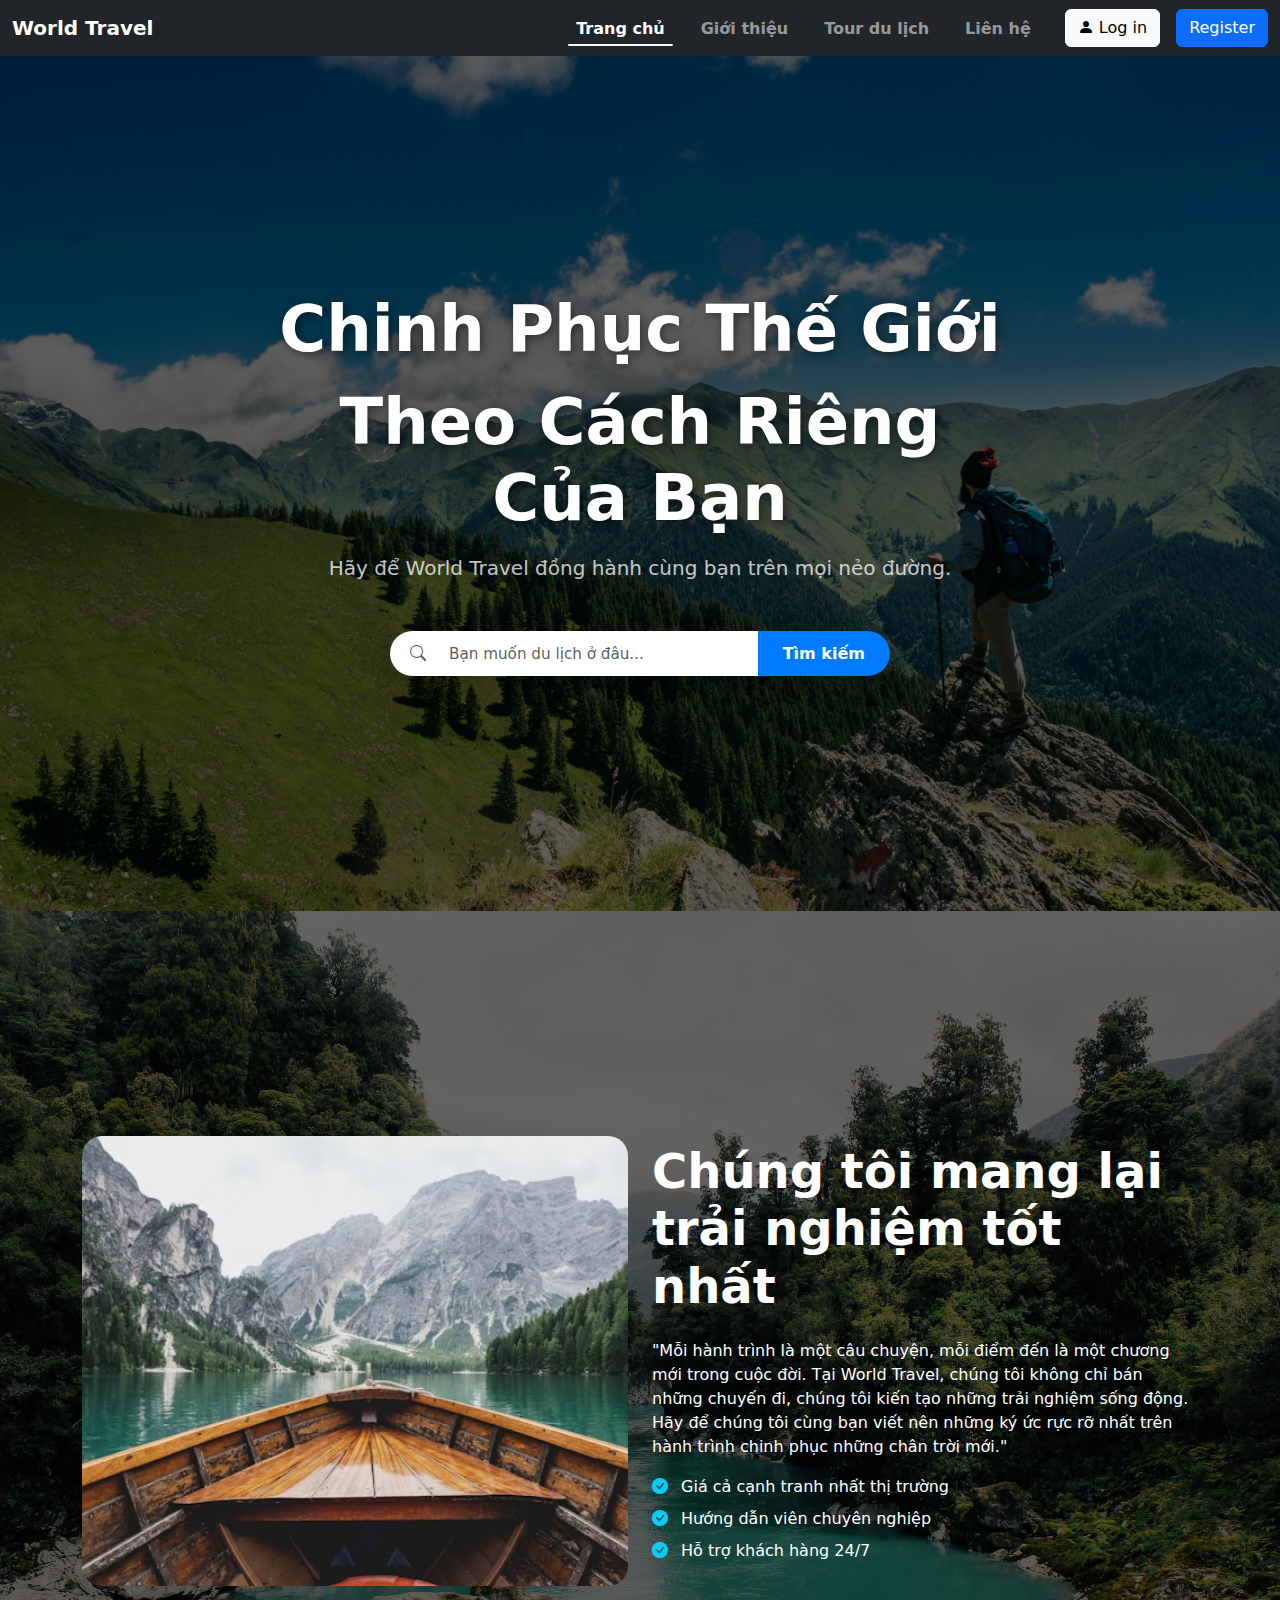
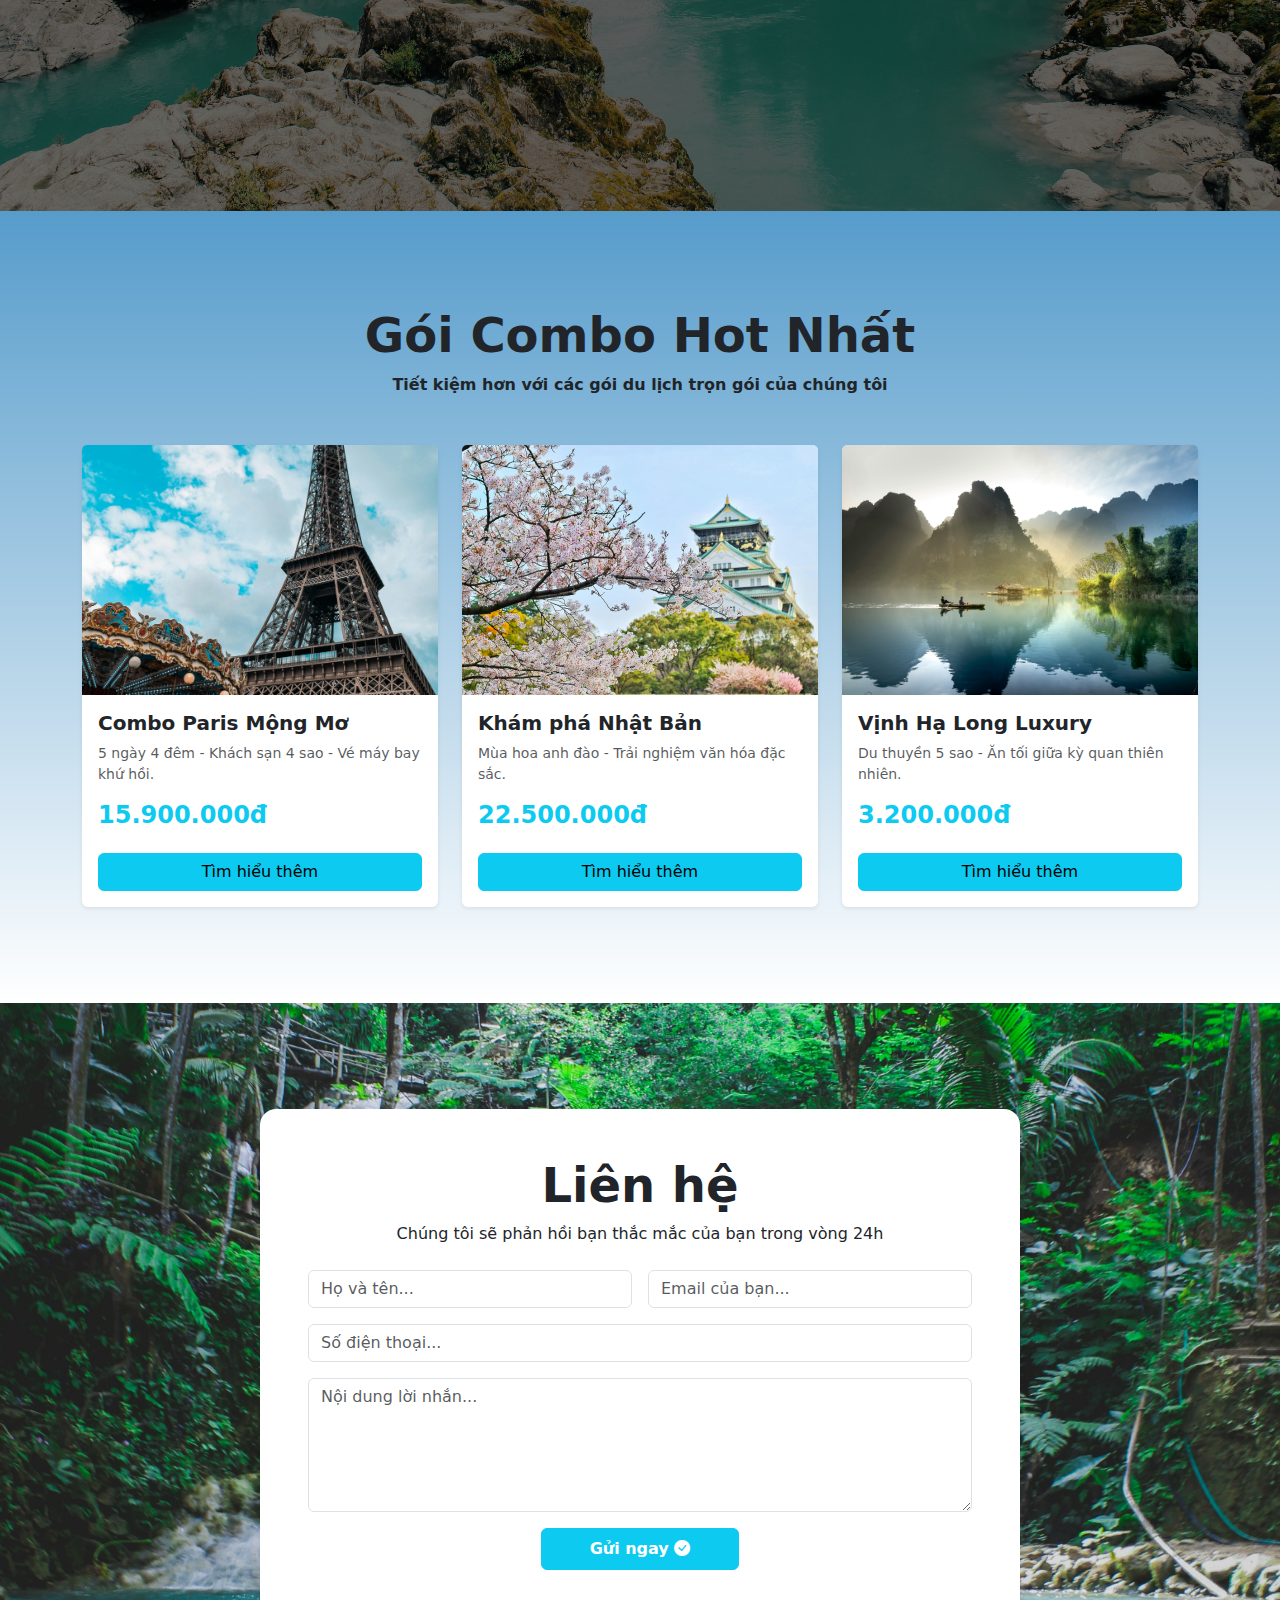
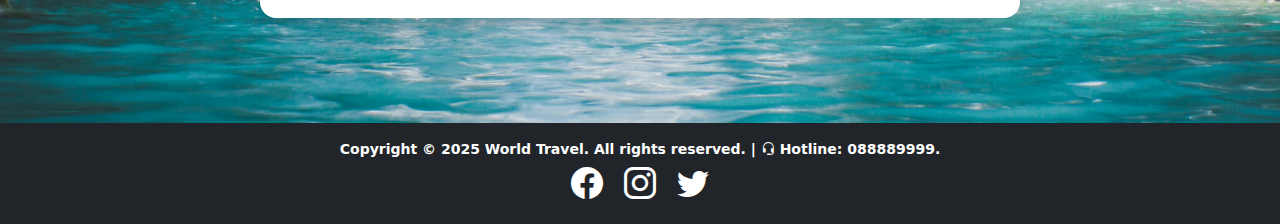
<file: index.html>
<!DOCTYPE html>
<html lang="en">

<head>
  <meta charset="UTF-8" />
  <meta name="viewport" content="width=device-width, initial-scale=1.0" />
  <title>Tour du lịch World-Travel</title>
  <link href="https://cdn.jsdelivr.net/npm/bootstrap@5.3.0/dist/css/bootstrap.min.css" rel="stylesheet" />
  <link rel="stylesheet" href="https://cdn.jsdelivr.net/npm/bootstrap-icons@1.11.1/font/bootstrap-icons.css" />
  <link rel="stylesheet" href="style.css" />
</head>

<body>
  
  <!-- Navbar -->
  <nav class="navbar navbar-expand-lg navbar-dark bg-dark sticky-top">
    <div class="container-fluid">
      <a class="navbar-brand fw-bold ms-auto" href="#">World Travel</a>

      <button class="navbar-toggler" type="button" data-bs-toggle="collapse" data-bs-target="#navbarCustom">
        <span class="navbar-toggler-icon"></span>
      </button>
      <div class="collapse navbar-collapse" id="navbarCustom">
        <ul class="navbar-nav ms-auto mb-2 mb-lg-0">
          <li class="nav-item">
            <a class="nav-link active fw-bold" href="#" onclick="clickNav(this, true)">Trang chủ</a>
          </li>
          <li class="nav-item">
            <a class="nav-link fw-bold" href="#gioi-thieu" onclick="clickNav(this)">Giới thiệu</a>
          </li>
          <li class="nav-item">
            <a class="nav-link fw-bold" href="#combo-tour" onclick="clickNav(this)">Tour du lịch</a>
          </li>
          <li class="nav-item">
            <a class="nav-link fw-bold" href="#lien-he" onclick="clickNav(this)">Liên hệ</a>
          </li>
          <li class="nav-item">
            <button class="btn btn-light ms-lg-3" data-bs-toggle="modal" data-bs-target="#loginModal" id="navLoginBtn">
              <i class="bi bi-person-fill"></i> Log in
            </button>
          </li>
          <li class="nav-item">
            <button class="btn btn-primary ms-lg-3" data-bs-toggle="modal" data-bs-target="#Register" id="navRegisterBtn">
              Register
            </button>
          </li>
        </ul>
      </div>
    </div>
  </nav>
  <!-- Đăng nhập -->
  <div class="modal fade" id="loginModal" tabindex="-1">
    <div class="modal-dialog modal-dialog-centered">
      <div class="modal-content">
        <div class="modal-header">
          <h5 class="modal-title fw-bold">Đăng Nhập</h5>
          <button type="button" class="btn-close" data-bs-dismiss="modal"></button>
        </div>
        <div class="modal-body">
          <form id="loginForm">
            <div class="mb-3">
              <label class="form-label">Tài khoản</label>
              <input type="text" class="form-control" id="userTitle" placeholder="Nhập tên đăng nhập...">
            </div>
            <div class="mb-3">
              <label class="form-label">Mật khẩu</label>
              <input type="password" class="form-control" placeholder="******">
            </div>
            <div class="mb-3 d-flex justify-content-between">
            <a href="#" onclick="alert('Vui lòng gửi thông tin qua Worldtravel@gmail.com hoặc gọi hotline để được hỗ trợ')">Quên mật khẩu</a>
            <a href="#Register" data-bs-toggle="modal" data-bs-dismiss="modal">Đăng ký ngay</a>
            </div>
            <button type="button" class="btn btn-info w-100 text-white fw-bold" onclick="giaLapDangNhap()">ĐĂNG
              NHẬP</button>
          </form>
        </div>
      </div>
    </div>
  </div>

  <!-- Đăng ký -->
  <div class="modal fade" id="Register" tabindex="-1">
    <div class="modal-dialog modal-dialog-centered">
      <div class="modal-content">
        <div class="modal-header">
          <h5 class="modal-title fw-bold">Đăng Ký</h5>
          <button type="button" class="btn-close" data-bs-dismiss="modal"></button>
        </div>
        <div class="modal-body">
          <form id="RegisterForm">
            <div class="mb-3">
              <label class="form-label">Tài khoản</label>
              <input type="text" class="form-control" id="registerTitle" placeholder="Nhập tên đăng nhập...">
            </div>
            <div class="mb-3">
              <label class="form-label">Gmail</label>
              <input type="email" class="form-control" placeholder="*****@gmail">
            </div>
            <div class="mb-3">
              <label class="form-label">Mật khẩu</label>
              <input type="password" class="form-control" placeholder="******">
            </div>
            <div class="mb-3">
              <label class="form-label">Nhập lại Mật khẩu</label>
              <input type="password" class="form-control" placeholder="******">
            </div>

            <button type="button" class="btn btn-info w-100 text-white fw-bold" onclick="giaLapDangKy()">ĐĂNG
              KÝ</button>
          </form>
        </div>
      </div>
    </div>
  </div>






  <!-- Hero -->
  <section class="hero-section" id="trang-chu">
    <div class="container">
      <div class="row justify-content-center">
        <div class="col-lg-8">
          <h1 class="display-3 fw-bold mb-3">Chinh Phục Thế Giới</h1>
          <h1 class="display-3 fw-bold mb-3">Theo Cách Riêng Của Bạn</h1>

          <p class="lead mb-5 opacity-75">
            Hãy để World Travel đồng hành cùng bạn trên mọi nẻo đường.
          </p>

          <div class="search-container">
            <div class="search-box">
              <div class="input-group">
                <span class="input-group-text bg-white border-end-0">
                  <i class="bi bi-search text-muted"></i>
                </span>
                <input type="text" id="searchInput" class="form-control" placeholder="Bạn muốn du lịch ở đâu..." />
                <button class="btn btn-search" type="button" onclick="searchTour()">
                  Tìm kiếm
                </button>
              </div>
            </div>
          </div>
        </div>
      </div>
    </div>
  </section>

  <!-- Giới thiệu -->
  <section id="gioi-thieu" class="py-5 gioi-thieu">
    <div class="container py-5">
      <div class="row align-items-center">
        <div class="col-lg-6">
          <div class="gioi-thieu-anh"></div>
        </div>
        <div class="col-lg-6 mt-4 mt-lg-0 text-start">
          <h2 class="display-5 fw-bold mb-4">
            Chúng tôi mang lại trải nghiệm tốt nhất
          </h2>
          <p>
            "Mỗi hành trình là một câu chuyện, mỗi điểm đến là một chương mới
            trong cuộc đời. Tại World Travel, chúng tôi không chỉ bán những
            chuyến đi, chúng tôi kiến tạo những trải nghiệm sống động. Hãy để
            chúng tôi cùng bạn viết nên những ký ức rực rỡ nhất trên hành
            trình chinh phục những chân trời mới."
          </p>
          <ul class="list-unstyled">
            <li class="mb-2">
              <i class="bi bi-check-circle-fill text-info me-2"></i> Giá cả
              cạnh tranh nhất thị trường
            </li>
            <li class="mb-2">
              <i class="bi bi-check-circle-fill text-info me-2"></i> Hướng dẫn
              viên chuyên nghiệp
            </li>
            <li class="mb-2">
              <i class="bi bi-check-circle-fill text-info me-2"></i> Hỗ trợ
              khách hàng 24/7
            </li>
          </ul>
        </div>
      </div>
    </div>
  </section>

  <!-- Combo-Tour -->
  <section id="combo-tour" class="py-5">
    <div class="container py-5">
      <div class="text-center mb-5">
        <h2 class="fw-bold display-5">Gói Combo Hot Nhất</h2>
        <p class="fw-bold">
          Tiết kiệm hơn với các gói du lịch trọn gói của chúng tôi
        </p>
      </div>
      <div class="row g-4">
        <div class="col-md-4">
          <div class="card h-100 border-0 shadow-sm tour-card">
            <img src="pictures/france.jpg" class="card-img-top" alt="Paris" />
            <div class="card-body">
              <h5 class="card-title fw-bold">Combo Paris Mộng Mơ</h5>
              <p class="card-text text-muted small">
                5 ngày 4 đêm - Khách sạn 4 sao - Vé máy bay khứ hồi.
              </p>
              <h4 class="text-info fw-bold">15.900.000đ</h4>
              <a href="tour.html?id=france" class="btn btn-info w-100 mt-3">Tìm hiểu thêm</a>
            </div>
          </div>
        </div>
        <div class="col-md-4">
          <div class="card h-100 border-0 shadow-sm tour-card">
            <img src="pictures/japan.jpg" class="card-img-top" alt="Japan" />
            <div class="card-body">
              <h5 class="card-title fw-bold">Khám phá Nhật Bản</h5>
              <p class="card-text text-muted small">
                Mùa hoa anh đào - Trải nghiệm văn hóa đặc sắc.
              </p>
              <h4 class="text-info fw-bold">22.500.000đ</h4>
              <a href="tour.html?id=japan" class="btn btn-info w-100 mt-3">Tìm hiểu thêm</a>
            </div>
          </div>
        </div>
        <div class="col-md-4">
          <div class="card h-100 border-0 shadow-sm tour-card">
            <img src="pictures/vinhhalong.jpg" class="card-img-top" alt="VinhHaLOng" />
            <div class="card-body">
              <h5 class="card-title fw-bold">Vịnh Hạ Long Luxury</h5>
              <p class="card-text text-muted small">
                Du thuyền 5 sao - Ăn tối giữa kỳ quan thiên nhiên.
              </p>
              <h4 class="text-info fw-bold">3.200.000đ</h4>
              <a href="tour.html?id=halong" class="btn btn-info w-100 mt-3">Tìm hiểu thêm</a>
            </div>
          </div>
        </div>
      </div>
    </div>
  </section>

  <!-- Liên Hệ -->
  <section id="lien-he" class="py-5">
    <div class="container py-5">
      <div class="row justify-content-center">
        <div class="col-lg-8 shadow p-5 rounded-4 bg-white">
          <div class="text-center mb-4">
            <h2 class="fw-bold display-5">Liên hệ</h2>
            <p>Chúng tôi sẽ phản hồi bạn thắc mắc của bạn trong vòng 24h</p>
          </div>
          <form>
            <div class="row g-3">
              <div class="col-md-6">
                <input type="text" class="form-control" placeholder="Họ và tên..." required />
              </div>
              <div class="col-md-6">
                <input type="email" class="form-control" placeholder="Email của bạn..." required />
              </div>
              <div class="col-12">
                <input type="text" class="form-control" placeholder="Số điện thoại..." />
              </div>
              <div class="col-12">
                <textarea class="form-control" rows="5" placeholder="Nội dung lời nhắn..."></textarea>
              </div>
              <div class="col-12 text-center">
                <button type="submit" class="btn btn-info px-5 fw-bold text-white py-2">
                  Gửi ngay <i class="bi bi-check-circle-fill"></i>
                </button>
              </div>
            </div>
          </form>
        </div>
      </div>
    </div>
  </section>
  

  <footer class="bg-dark text-white py-3 d-flex justify-content-center">
    <p class="mb-0 small text-center fw-bold">Copyright &copy; 2025 World Travel. All rights reserved. |
      <i class="bi bi-headset text-white"></i> Hotline: 088889999. 
      <br>
      <i class="bi bi-facebook mx-2 fs-2"></i>
      <i class="bi bi-instagram mx-2 fs-2"></i>
      <i class="bi bi-twitter mx-2 fs-2 " ></i>
     
    </p>


  
  </footer>
  <script src="https://cdn.jsdelivr.net/npm/bootstrap@5.3.0/dist/js/bootstrap.bundle.min.js"></script>
  <script src="js/script.js"></script>
  <script src="js/tour.js"></script>
</body>

</html>
</file>
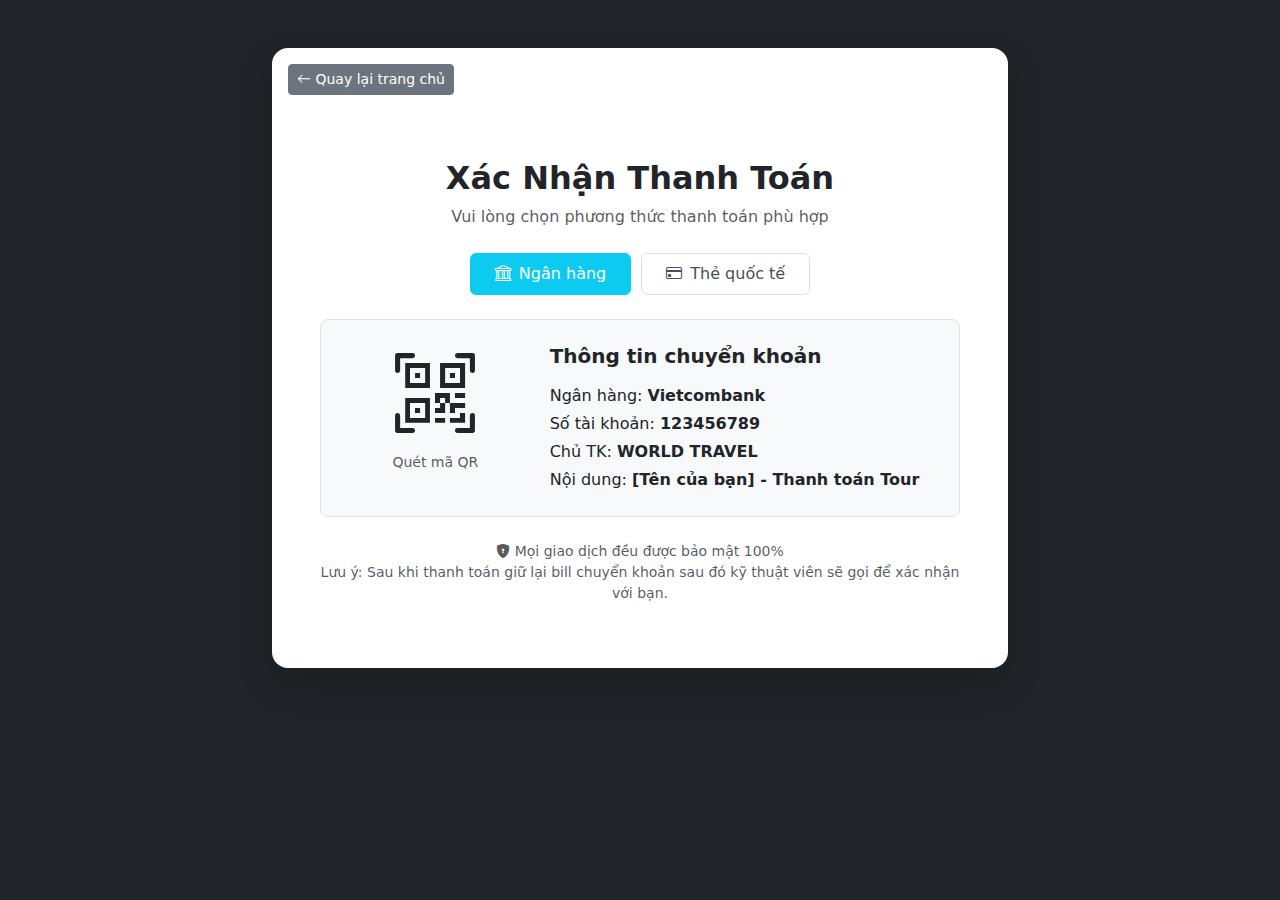
<file: payment.html>
<!DOCTYPE html>
<html lang="en">
<head>
  <meta charset="UTF-8" />
  <meta name="viewport" content="width=device-width, initial-scale=1.0" />
  <title>Thanh Toán - World Travel</title>
  <link href="https://cdn.jsdelivr.net/npm/bootstrap@5.3.0/dist/css/bootstrap.min.css" rel="stylesheet" />
  <link rel="stylesheet" href="https://cdn.jsdelivr.net/npm/bootstrap-icons@1.11.1/font/bootstrap-icons.css" />
  <link rel="stylesheet" href="style.css" />
</head>
<body class="bg-dark"> <div id="section-thanhtoan" class="py-5">
    <div class="container"> <div class="row justify-content-center">
        <div class="col-md-8">
          <div class="card shadow-lg border-0 rounded-4">
            <div class="p-3">
              <a href="index.html" class="btn btn-secondary btn-sm">
                <i class="bi bi-arrow-left"></i> Quay lại trang chủ
              </a>
            </div>

            <div class="card-body p-4 p-md-5">
              <div class="text-center mb-4">
                <h2 class="fw-bold">Xác Nhận Thanh Toán</h2>
                <p class="text-muted">Vui lòng chọn phương thức thanh toán phù hợp</p>
              </div>

              <ul class="nav nav-pills mb-4 justify-content-center payment-pills" id="thanhtoan-tabs">
                <li class="nav-item">
                  <button class="nav-link active py-2 px-4" data-bs-toggle="pill" data-bs-target="#bank">
                    <i class="bi bi-bank me-2"></i>Ngân hàng
                  </button>
                </li>
                <li class="nav-item">
                  <button class="nav-link py-2 px-4" data-bs-toggle="pill" data-bs-target="#card">
                    <i class="bi bi-credit-card me-2"></i>Thẻ quốc tế
                  </button>
                </li>
              </ul>

              <div class="tab-content p-4 bg-light rounded-3 border" id="pills-tabContent">
                <div class="tab-pane fade show active" id="bank">
                  <div class="row align-items-center">
                    <div class="col-md-4 text-center mb-3 mb-md-0">
                      <i class="bi bi-qr-code-scan display-1"></i>
                      <p class="small text-muted mt-2">Quét mã QR</p>
                    </div>
                    <div class="col-md-8">
                      <h5 class="fw-bold mb-3">Thông tin chuyển khoản</h5>
                      <p class="mb-1">Ngân hàng: <strong>Vietcombank</strong></p>
                      <p class="mb-1">Số tài khoản: <strong>123456789</strong></p>
                      <p class="mb-1">Chủ TK: <strong>WORLD TRAVEL</strong></p>
                      <p class="mb-0">Nội dung: <strong>[Tên của bạn] - Thanh toán Tour</strong></p>
                    </div>
                  </div>
                </div>

                <div class="tab-pane fade" id="card">
                  <form class="row g-3">
                    <div class="col-12">
                      <label class="form-label fw-bold">Số thẻ</label>
                      <input type="text" class="form-control" placeholder="0000 0000 0000 0000" />
                    </div>
                    <div class="col-md-6">
                      <label class="form-label fw-bold">Ngày hết hạn</label>
                      <input type="text" class="form-control" placeholder="MM/YY" />
                    </div>
                    <div class="col-md-6">
                      <label class="form-label fw-bold">CVV</label>
                      <input type="password" class="form-control" placeholder="***" />
                    </div>
                    <div class="col-12 mt-4">
                      <button type="button" class="btn btn-info w-100 text-white fw-bold py-2"
                      onclick="xacnhanthanhtoan()">
                        XÁC NHẬN THANH TOÁN
                      </button>
                    </div>
                  </form>
                </div>
              </div>

              <div class="mt-4 text-center">
                <p class="small text-muted">
                  <i class="bi bi-shield-lock-fill"></i> Mọi giao dịch đều được bảo mật 100%
                  <br>
                  Lưu ý: Sau khi thanh toán giữ lại bill chuyển khoản sau đó kỹ thuật viên sẽ gọi để xác nhận với bạn.
                </p>
              </div>
            </div>
          </div>
        </div>
      </div>
    </div>
  </div>

  <script src="https://cdn.jsdelivr.net/npm/bootstrap@5.3.0/dist/js/bootstrap.bundle.min.js"></script>
  <script src="js/script.js"></script>
</body>
</html>
</file>
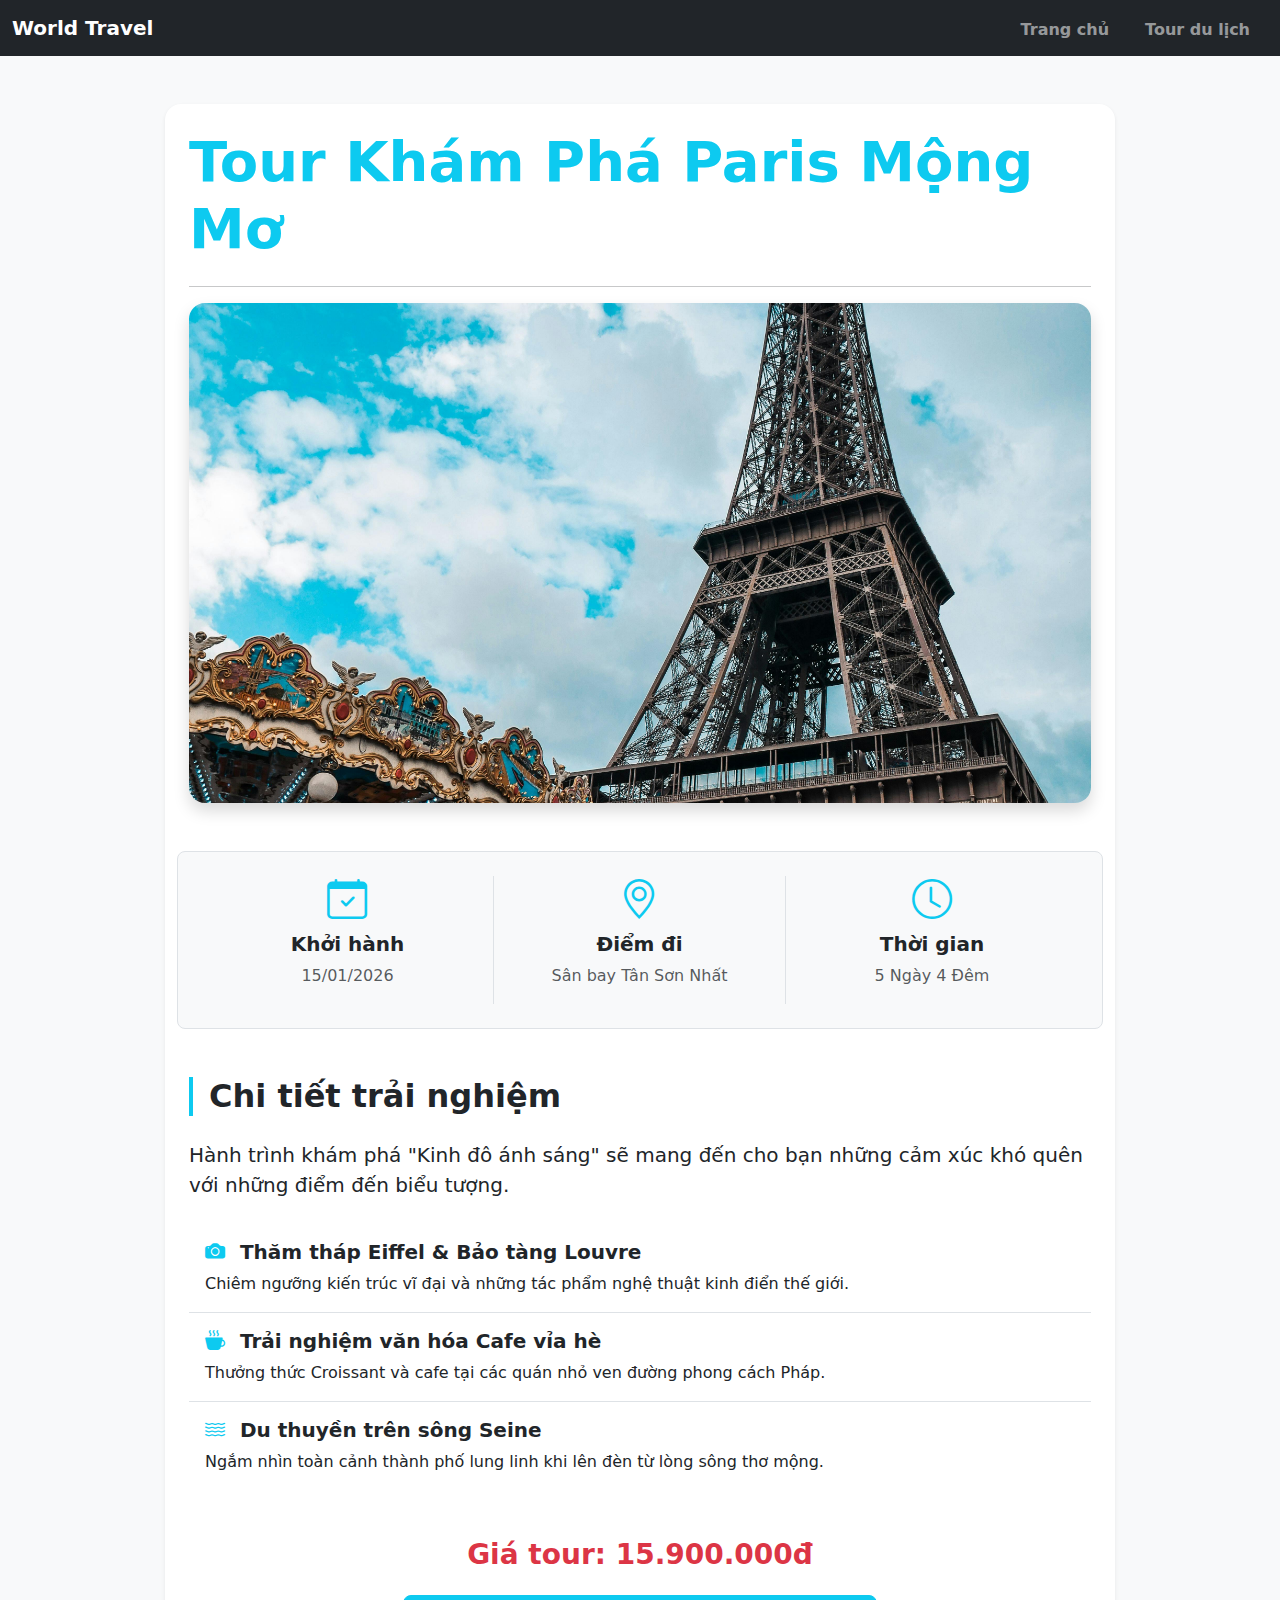
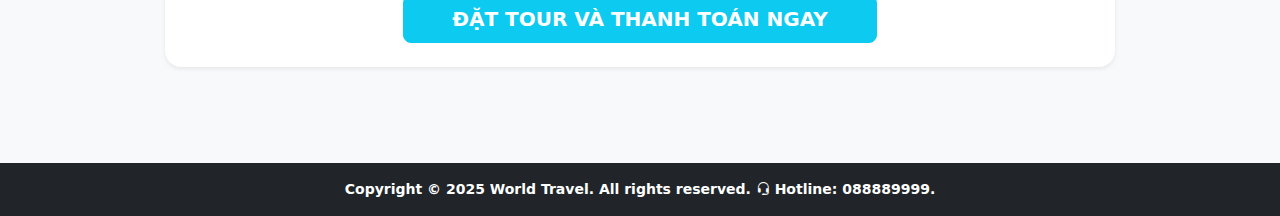
<file: tour.html>
<!DOCTYPE html>
<html lang="en">
<head>
  <meta charset="UTF-8" />
  <meta name="viewport" content="width=device-width, initial-scale=1.0" />
  <title>Chi tiết Tour - World Travel</title>
  <link href="https://cdn.jsdelivr.net/npm/bootstrap@5.3.0/dist/css/bootstrap.min.css" rel="stylesheet" />
  <link rel="stylesheet" href="https://cdn.jsdelivr.net/npm/bootstrap-icons@1.11.1/font/bootstrap-icons.css" />
  <link rel="stylesheet" href="style.css" />
</head>
<body class="bg-light">
  <nav class="navbar navbar-expand-lg navbar-dark bg-dark sticky-top">
    <div class="container-fluid">
      <a class="navbar-brand fw-bold ms-auto" href="index.html">World Travel</a>
      <button class="navbar-toggler" type="button" data-bs-toggle="collapse" data-bs-target="#navbarCustom">
        <span class="navbar-toggler-icon"></span>
      </button>
      <div class="collapse navbar-collapse" id="navbarCustom">
        <ul class="navbar-nav ms-auto mb-2 mb-lg-0">
          <li class="nav-item"><a class="nav-link fw-bold" href="index.html">Trang chủ</a></li>
          <li class="nav-item"><a class="nav-link fw-bold" href="index.html#combo-tour">Tour du lịch</a></li>
        </ul>
      </div>
    </div>
  </nav>

  <div class="container py-5">
    <div class="row justify-content-center">
      <div class="col-lg-10 bg-white p-4 shadow-sm rounded-4">
        
        <h1 id="tour-title" class="display-4 fw-bold text-info mb-4 ">Tour Khám Phá Paris Mộng Mơ</h1>
        <hr>

        <div class="mb-5">
          <img  id="tour-img" src="pictures/france.jpg" class="img-fluid rounded-4 shadow w-100" alt="Paris" style="max-height: 500px; object-fit: cover;">
        </div>

        <div class="row mb-5 bg-light p-4 rounded-3 border">
          <div class="col-md-4 mb-3 mb-md-0 text-center border-end">
            <i class="bi bi-calendar-check display-6 text-info"></i>
            <h5 class="mt-2 fw-bold">Khởi hành</h5>
            <p id="tour-date" class="text-muted">15/01/2026</p>
          </div>
          <div class="col-md-4 mb-3 mb-md-0 text-center border-end">
            <i class="bi bi-geo-alt display-6 text-info"></i>
            <h5 class="mt-2 fw-bold">Điểm đi</h5>
            <p id="tour-start" class="text-muted">Sân bay Tân Sơn Nhất</p>
          </div>
          <div class="col-md-4 text-center">
            <i class="bi bi-clock display-6 text-info"></i>
            <h5 class="mt-2 fw-bold">Thời gian</h5>
            <p id="tour-duration" class="text-muted">5 Ngày 4 Đêm</p>
          </div>
        </div>

        <div class="trai-nghiem-tour">
          <h2 class="fw-bold mb-4 border-start border-info border-4 ps-3">Chi tiết trải nghiệm</h2>
          <p id="tour-desc" class="lead">Hành trình khám phá "Kinh đô ánh sáng" sẽ mang đến cho bạn những cảm xúc khó quên với những điểm đến biểu tượng.</p>
          
          <ul id="tour-exp" class="list-group list-group-flush mt-4">
            <li class="list-group-item py-3">
              <h5 class="fw-bold"><i class="bi bi-camera-fill text-info me-2"></i> Thăm tháp Eiffel & Bảo tàng Louvre</h5>
              <p class="mb-0">Chiêm ngưỡng kiến trúc vĩ đại và những tác phẩm nghệ thuật kinh điển thế giới.</p>
            </li>
            <li class="list-group-item py-3">
              <h5 class="fw-bold"><i class="bi bi-cup-hot-fill text-info me-2"></i> Trải nghiệm văn hóa Cafe vỉa hè</h5>
              <p class="mb-0">Thưởng thức Croissant và cafe tại các quán nhỏ ven đường phong cách Pháp.</p>
            </li>
            <li class="list-group-item py-3">
              <h5 class="fw-bold"><i class="bi bi-water text-info me-2"></i> Du thuyền trên sông Seine</h5>
              <p class="mb-0">Ngắm nhìn toàn cảnh thành phố lung linh khi lên đèn từ lòng sông thơ mộng.</p>
            </li>
          </ul>

          <div class="mt-5 text-center">
            <h3 id="tour-price" class="fw-bold text-danger mb-4">Giá tour: 15.900.000đ</h3>
            <a href="payment.html" class="btn btn-info btn-lg px-5 text-white fw-bold">ĐẶT TOUR VÀ THANH TOÁN NGAY</a>
          </div>
        </div>

      </div>
    </div>
  </div>

  <footer class="bg-dark text-white py-3 mt-5">
    <p class="mb-0 small text-center fw-bold">Copyright &copy; 2025 World Travel. All rights reserved.
      <i class="bi bi-headset text-white"></i> Hotline: 088889999.
    </p>
  </footer>

  <script src="js/script.js"></script> 
  <script src="js/tour.js"></script>
  <script src="https://cdn.jsdelivr.net/npm/bootstrap@5.3.0/dist/js/bootstrap.bundle.min.js"></script>
</body>
</html>
</file>
<file: style.css>
.navbar-nav .nav-link {
    position: relative; 
    padding-bottom: 5px;
    margin: 0 10px;
}


.navbar-nav .nav-link.active::after {
    content: "";
    position: absolute;
    left: 0;
    bottom: 0;
    width: 100%;
    height: 2px;       
    background-color: #fafafa; 
    border-radius: 2px;
}


.navbar-nav .nav-link:hover::after {
    content: "";
    position: absolute;
    left: 0;
    bottom: 0;
    width: 100%;
    height: 2px;
    background-color: #2e2e2e 
}



.hero-section {
    background: linear-gradient(rgba(0, 0, 0, 0.6), rgba(0, 0, 0, 0.6)), url('pictures/ảnh1.jpg');
    background-size: cover;
    background-position: center;
    background-repeat: no-repeat;
    
  
    min-height: 95vh;
    display: flex;
    align-items: center;
    justify-content: center;
    text-align: center;
    color: white;
   
}
.hero-section h1 {
    text-shadow: 2px 2px 10px rgba(0, 0, 0, 0.5);
}

.search-container {
    display: flex;            
    justify-content: center;    
    align-items: center;       
}

.search-box {
    width: 100%;
    max-width: 500px;
    position: relative; 
}
.search-box .input-group {
    border-radius: 50px;
    overflow: hidden;
    box-shadow: 0 10px 25px rgba(0,0,0,0.1);
}

.search-box .input-group-text {
    border: none;
    padding-left: 20px;
}


.search-box .form-control {
    border: none;
    height: 45px;
    font-size: 0.95rem;
}

.search-box .form-control:focus {
    box-shadow: none; 
}


.search-box .btn-search {
    background-color: #007bff; 
    color: white;
    border: none;
    padding: 0 25px;
    font-weight: 600;
    transition: all 0.3s ease;
}

.gioi-thieu{
     background: linear-gradient(rgba(0, 0, 0, 0.6), rgba(0, 0, 0, 0.6)), 
            url('pictures/ảnh2.jpg');
    background-size: cover;
    background-position: center;
    background-repeat: no-repeat;
    
  
    min-height: 100vh;
    display: flex;
    align-items: center;
    justify-content: center;
    text-align: center;
    color: white;

}
.gioi-thieu-anh {
    background-image: url('pictures/river2.avif');
    background-size: cover;
    background-position: center;
    background-repeat: no-repeat;
    
 
    width: 100%;
    height: 450px; 
    border-radius: 20px; 
    
    transition: all 0.4s ease;
}
.tour-card {
    transition: transform 0.3s ease, box-shadow 0.3s ease; 
  
}

.tour-card:hover {
    transform: translateY(-10px); 
    box-shadow: 0 15px 40px rgba(0,0,0,0.3) !important; 
    cursor: pointer;
}

.tour-card .card-img-top {
    height: 250px;       
    object-fit: cover;   
    width: 100%;       
}

#combo-tour {
    background: linear-gradient(rgba(44, 131, 190, 0.8), rgba(255, 255, 255, 0.8));    
    background-size: cover;
    background-position: center;
    background-repeat: no-repeat;
    min-height: 80vh; 
    display: flex;
    align-items: center;
}

#lien-he{
     background: url("pictures/river.jpg") ;
    background-size: cover;
    background-position: center;
    background-repeat: no-repeat;
    min-height: 80vh; 
    display: flex;
    align-items: center;
}


#section-thanhtoan .nav-pills .nav-link {
    color: #495057;
    background-color: #ffffff;
    border: 1px solid #dee2e6;
    margin: 0 5px;
}

#section-thanhtoan .nav-pills .nav-link.active {
    background-color: #0dcaf0; 
    color: white;
    border-color: #0dcaf0;
}


#section-thanhtoan .card {
    box-shadow: 0 15px 35px rgba(0, 0, 0, 0.2) !important;
}


#section-thanhtoan .form-control:focus {
    border-color: #0dcaf0;
    box-shadow: 0 0 0 0.25rem rgba(13, 202, 240, 0.25);
}
@keyframes fadeInData {
    from {
        opacity: 0;
        transform: translateY(20px); 
    }
    to {
        opacity: 1;
        transform: translateY(0);
    }
}
</file>
